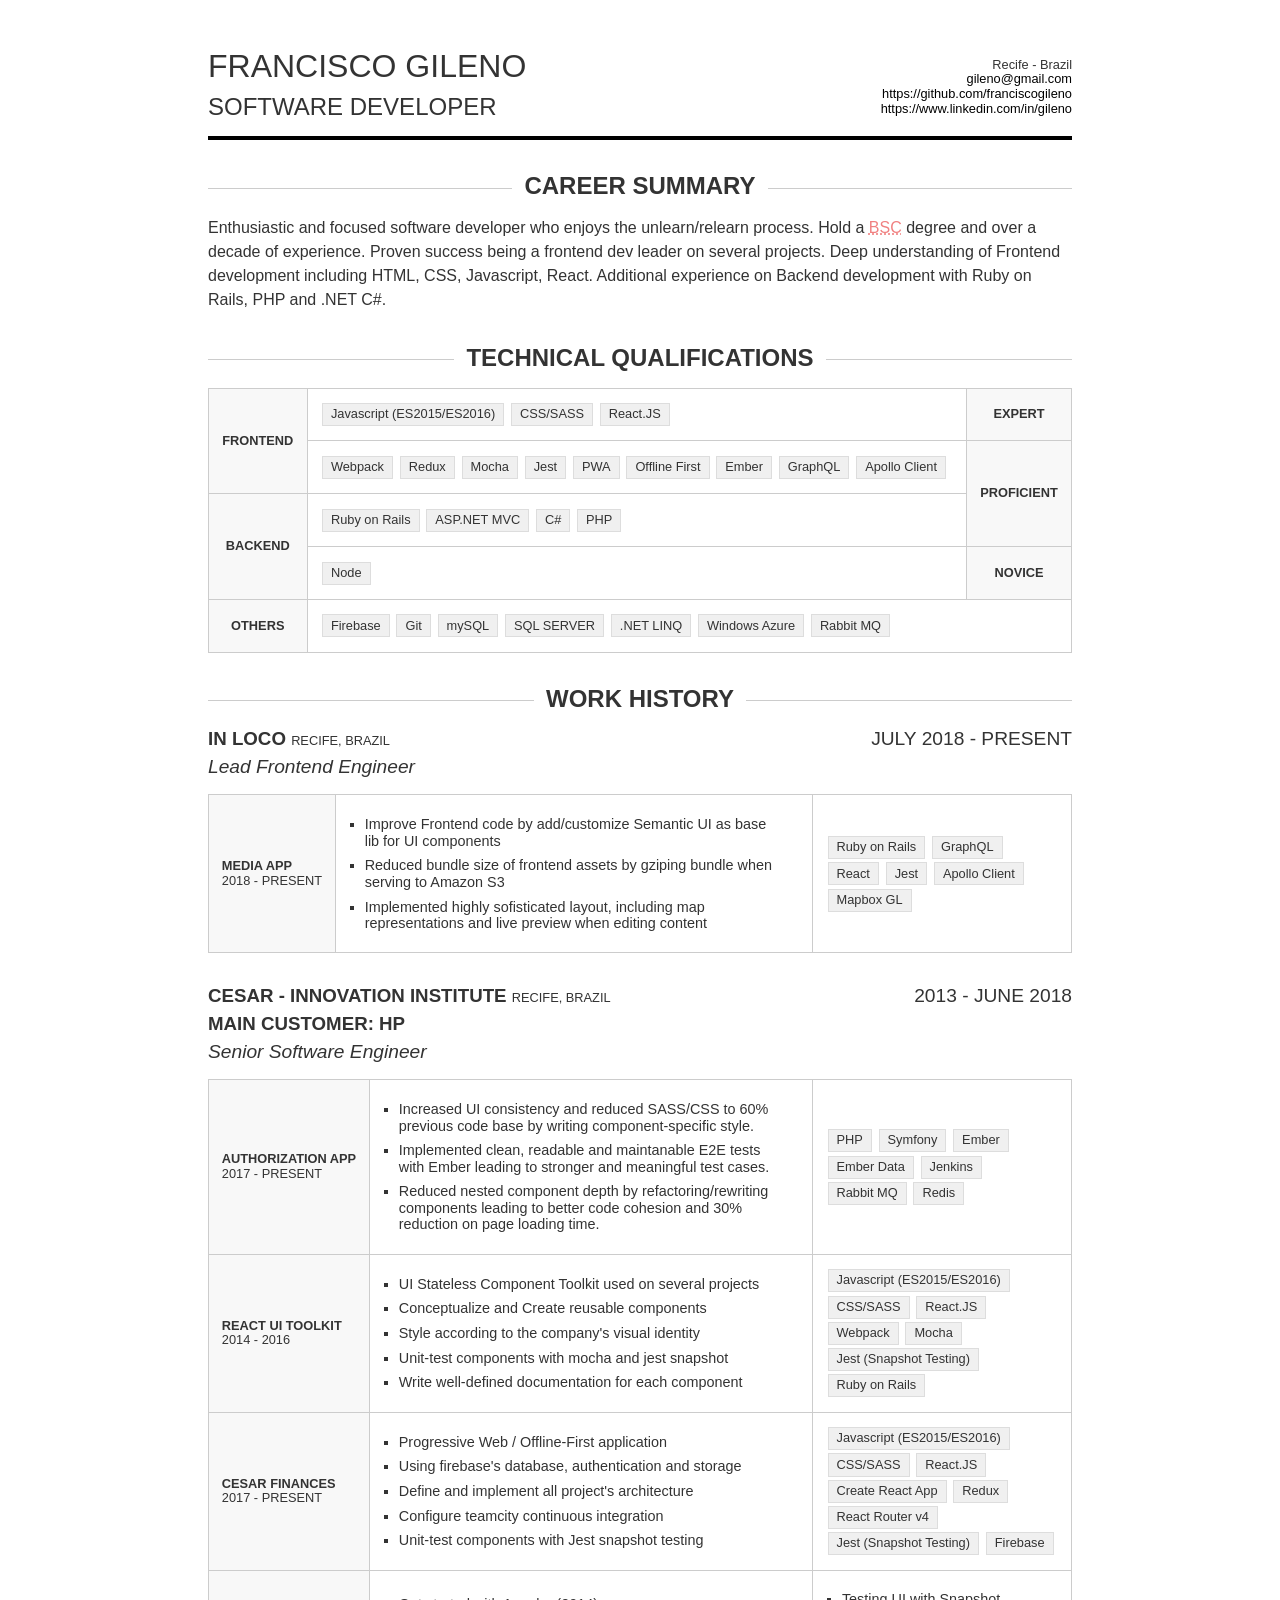
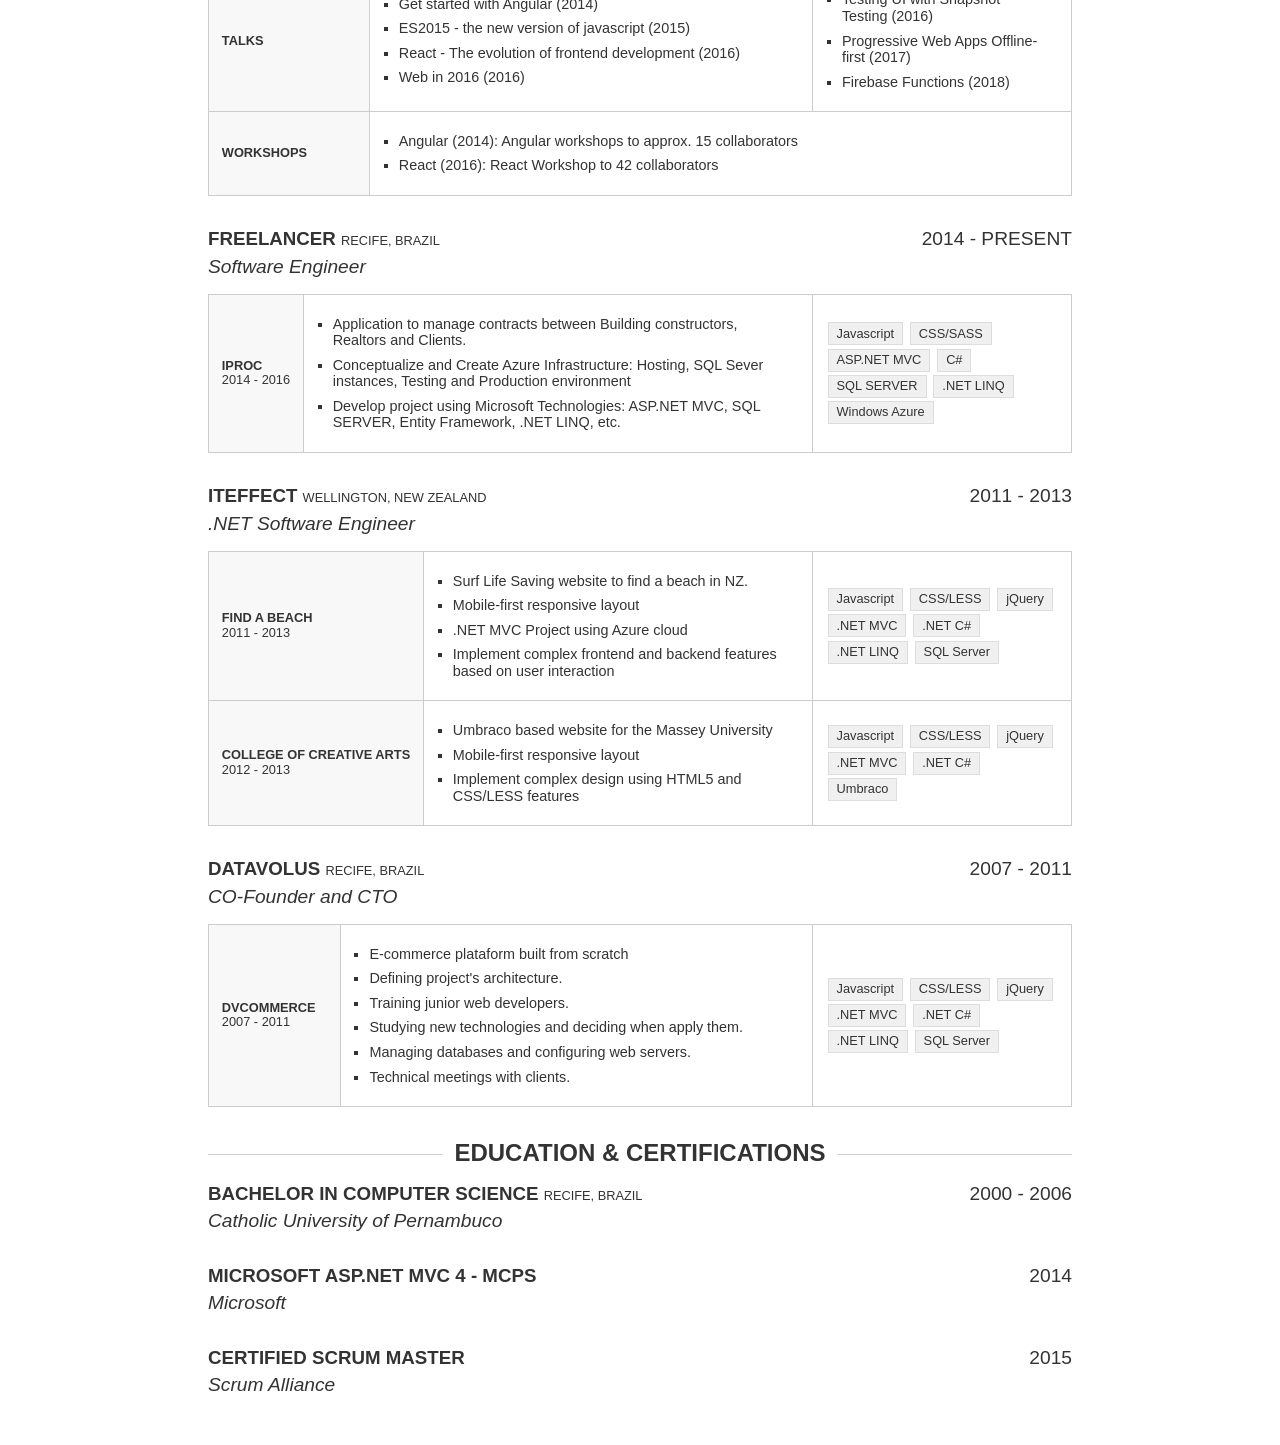
<file: index.html>
<!DOCTYPE html>
<html>

<head>
  <title>Francisco Gileno CV</title>
  <link rel="stylesheet" href="reset.css" />
  <link rel="stylesheet" href="index.css" />
</head>

<body class="body">
  <div class="content">
    <header class="header">
      <address class="address">
        <div>Recife - Brazil</div>
        <div><a class="address__link" href="mailto:gileno@gmail.com">gileno@gmail.com</a></div>
        <div><a class="address__link" href="https://github.com/franciscogileno">https://github.com/franciscogileno</a></div>
        <div><a class="address__link" href="https://www.linkedin.com/in/gileno">https://www.linkedin.com/in/gileno</a></div>
      </address>
      <h1 class="header__title">Francisco Gileno</h1>
      <h2 class="header__subtitle">Software Developer</h2>
    </header>
    <section class="section">
      <h2 class="section__title">Career Summary</h2>
      <div class="summary">
        Enthusiastic and focused software developer who enjoys the unlearn/relearn process. Hold a <abbr title="Bachelor degree in Computer Science">BSC</abbr>
        degree and over a decade of experience. Proven success being a frontend dev leader on several projects. Deep
        understanding of Frontend development including HTML, CSS, Javascript, React. Additional experience
        on Backend development with Ruby on Rails, PHP and .NET C#.
      </div>
    </section>
    <section class="section">
      <h2 class="section__title">Technical Qualifications</h2>
      <table class="qualifications">
        <tr>
          <th rowspan="2">Frontend</th>
          <td>
            <span class="tag">Javascript (ES2015/ES2016)</span>
            <span class="tag">CSS/SASS</span>
            <span class="tag">React.JS</span>
          </td>
          <th>Expert</th>
        </tr>
        <tr>
          <td>
            <span class="tag">Webpack</span>
            <span class="tag">Redux</span>
            <span class="tag">Mocha</span>
            <span class="tag">Jest</span>
            <span class="tag">PWA</span>
            <span class="tag">Offline First</span>
            <span class="tag">Ember</span>
            <span class="tag">GraphQL</span>
            <span class="tag">Apollo Client</span>
          </td>
          <th rowspan="2">Proficient</th>
        </tr>
        <tr>
          <th rowspan="2">Backend</th>
          <td>
            <span class="tag">Ruby on Rails</span>
            <span class="tag">ASP.NET MVC</span>
            <span class="tag">C#</span>
            <span class="tag">PHP</span>
          </td>
        </tr>
        <tr>
          <td>
            <span class="tag">Node</span>
          </td>
          <th>Novice</th>
        </tr>
        <tr>
          <th>Others</th>
          <td colspan="2">
            <span class="tag">Firebase</span>
            <span class="tag">Git</span>
            <span class="tag">mySQL</span>
            <span class="tag">SQL SERVER</span>
            <span class="tag">.NET LINQ</span>
            <span class="tag">Windows Azure</span>
            <span class="tag">Rabbit MQ</span>
          </td>
        </tr>
      </table>
    </section>
    <section>
      <h2 class="section__title">Work History</h2>
      <ul class="workitems">
        <li class="workitem">
          <div class="workitem__year">JULY 2018 - PRESENT</div>
          <h3 class="workitem__title">In Loco
            <span class="workitem__location">Recife, Brazil</span></h3>
          <h4 class="workitem__role">Lead Frontend Engineer</h4>
          <table class="qualifications">
            <tr>
              <th>Media App
                <div class="workitem__location">2018 - Present</div>
              </th>
              <td>
                <ul class="workitem__responsabilities">
                  <li>Improve Frontend code by add/customize Semantic UI as base lib for UI components</li>
                  <li>Reduced bundle size of frontend assets by gziping bundle when serving to Amazon S3</li>
                  <li>Implemented highly sofisticated layout, including map representations and live preview when
                    editing content</li>
                </ul>
              </td>
              <td width="30%">
                <span class="tag">Ruby on Rails</span>
                <span class="tag">GraphQL</span>
                <span class="tag">React</span>
                <span class="tag">Jest</span>
                <span class="tag">Apollo Client</span>
                <span class="tag">Mapbox GL</span>
              </td>
            </tr>
          </table>
        </li>
        <li class="workitem">
          <div class="workitem__year">2013 - JUNE 2018</div>
          <h3 class="workitem__title">CESAR - Innovation Institute
            <span class="workitem__location">Recife, Brazil</span></h3>
          <h3 class="workitem__title">Main Customer: HP</h3>
          <h4 class="workitem__role">Senior Software Engineer</h4>
          <table class="qualifications">
            <tr>
              <th>Authorization App
                <div class="workitem__location">2017 - Present</div>
              </th>
              <td>
                <ul class="workitem__responsabilities">
                  <li>Increased UI consistency and reduced SASS/CSS to 60% previous code base by writing
                    component-specific style.</li>
                  <li>Implemented clean, readable and maintanable E2E tests with Ember leading to stronger and
                    meaningful test cases.</li>
                  <li>Reduced nested component depth by refactoring/rewriting components leading to better code
                    cohesion and 30% reduction on page loading time.</li>
                </ul>
              </td>
              <td width="30%">
                <span class="tag">PHP</span>
                <span class="tag">Symfony</span>
                <span class="tag">Ember</span>
                <span class="tag">Ember Data</span>
                <span class="tag">Jenkins</span>
                <span class="tag">Rabbit MQ</span>
                <span class="tag">Redis</span>
              </td>
            </tr>
            <tr>
              <th>React UI Toolkit
                <div class="workitem__location">2014 - 2016</div>
              </th>
              <td>
                <ul class="workitem__responsabilities">
                  <li>UI Stateless Component Toolkit used on several projects</li>
                  <li>Conceptualize and Create reusable components</li>
                  <li>Style according to the company's visual identity</li>
                  <li>Unit-test components with mocha and jest snapshot</li>
                  <li>Write well-defined documentation for each component</li>
                </ul>
              </td>
              <td width="30%">
                <span class="tag">Javascript (ES2015/ES2016)</span>
                <span class="tag">CSS/SASS</span>
                <span class="tag">React.JS</span>
                <span class="tag">Webpack</span>
                <span class="tag">Mocha</span>
                <span class="tag">Jest (Snapshot Testing)</span>
                <span class="tag">Ruby on Rails</span>
              </td>
            </tr>
            <tr>
              <th>
                CESAR Finances
                <div class="workitem__location">2017 - PRESENT</div>
              </th>
              <td>
                <ul class="workitem__responsabilities">
                  <li>Progressive Web / Offline-First application</li>
                  <li>Using firebase's database, authentication and storage</li>
                  <li>Define and implement all project's architecture</li>
                  <li>Configure teamcity continuous integration</li>
                  <li>Unit-test components with Jest snapshot testing</li>
                </ul>
              </td>
              <td>
                <span class="tag">Javascript (ES2015/ES2016)</span>
                <span class="tag">CSS/SASS</span>
                <span class="tag">React.JS</span>
                <span class="tag">Create React App</span>
                <span class="tag">Redux</span>
                <span class="tag">React Router v4</span>
                <span class="tag">Jest (Snapshot Testing)</span>
                <span class="tag">Firebase</span>
              </td>
            </tr>
            <tr>
              <th>
                Talks
              </th>
              <td>
                <ul class="workitem__responsabilities">
                  <li>Get started with Angular (2014)</li>
                  <li>ES2015 - the new version of javascript (2015)</li>
                  <li>React - The evolution of frontend development (2016)</li>
                  <li>Web in 2016 (2016)</li>
                </ul>
              </td>
              <td>
                <ul class="workitem__responsabilities">
                  <li>Testing UI with Snapshot Testing (2016)</li>
                  <li>Progressive Web Apps Offline-first (2017)</li>
                  <li>Firebase Functions (2018)</li>
                </ul>
              </td>
            </tr>
            <tr>
              <th>
                Workshops
              </th>
              <td colspan="2">
                <ul class="workitem__responsabilities">
                  <li>Angular (2014): Angular workshops to approx. 15 collaborators</li>
                  <li>React (2016): React Workshop to 42 collaborators</li>
                </ul>
              </td>
            </tr>
          </table>
        </li>
        <li class="workitem">
          <div class="workitem__year">2014 - PRESENT</div>
          <h3 class="workitem__title">Freelancer
            <span class="workitem__location">Recife, Brazil</span></h3>
          <h4 class="workitem__role">Software Engineer</h4>
          <table class="qualifications">
            <tr>
              <th>iProc
                <div class="workitem__location">2014 - 2016</div>
              </th>
              <td>
                <ul class="workitem__responsabilities">
                  <li>Application to manage contracts between Building constructors, Realtors and Clients.</li>
                  <li>Conceptualize and Create Azure Infrastructure: Hosting, SQL Sever instances, Testing and
                    Production environment</li>
                  <li>Develop project using Microsoft Technologies: ASP.NET MVC, SQL SERVER, Entity Framework, .NET
                    LINQ, etc.</li>
                </ul>
              </td>
              <td width="30%">
                <span class="tag">Javascript</span>
                <span class="tag">CSS/SASS</span>
                <span class="tag">ASP.NET MVC</span>
                <span class="tag">C#</span>
                <span class="tag">SQL SERVER</span>
                <span class="tag">.NET LINQ</span>
                <span class="tag">Windows Azure</span>
              </td>
            </tr>
          </table>
        </li>
        <li class="workitem">
          <div class="workitem__year">2011 - 2013</div>
          <h3 class="workitem__title">ITEffect
            <span class="workitem__location">Wellington, New Zealand</span></h3>
          <h4 class="workitem__role">.NET Software Engineer</h4>
          <table class="qualifications">
            <tr>
              <th>Find a beach
                <div class="workitem__location">2011 - 2013</div>
              </th>
              <td>
                <ul class="workitem__responsabilities">
                  <li>Surf Life Saving website to find a beach in NZ.</li>
                  <li>Mobile-first responsive layout</li>
                  <li>.NET MVC Project using Azure cloud</li>
                  <li>Implement complex frontend and backend features based on user interaction</li>
                </ul>
              </td>
              <td width="30%">
                <span class="tag">Javascript</span>
                <span class="tag">CSS/LESS</span>
                <span class="tag">jQuery</span>
                <span class="tag">.NET MVC</span>
                <span class="tag">.NET C#</span>
                <span class="tag">.NET LINQ</span>
                <span class="tag">SQL Server</span>
              </td>
            </tr>
            <tr>
              <th>College of Creative Arts
                <div class="workitem__location">2012 - 2013</div>
              </th>
              <td>
                <ul class="workitem__responsabilities">
                  <li>Umbraco based website for the Massey University</li>
                  <li>Mobile-first responsive layout</li>
                  <li>Implement complex design using HTML5 and CSS/LESS features</li>
                </ul>
              </td>
              <td width="30%">
                <span class="tag">Javascript</span>
                <span class="tag">CSS/LESS</span>
                <span class="tag">jQuery</span>
                <span class="tag">.NET MVC</span>
                <span class="tag">.NET C#</span>
                <span class="tag">Umbraco</span>
              </td>
            </tr>
          </table>
        </li>
        <li class="workitem">
          <div class="workitem__year">2007 - 2011</div>
          <h3 class="workitem__title">Datavolus
            <span class="workitem__location">Recife, Brazil</span></h3>
          <h4 class="workitem__role">CO-Founder and CTO</h4>
          <table class="qualifications">
            <tr>
              <th>DVCommerce
                <div class="workitem__location">2007 - 2011</div>
              </th>
              <td>
                <ul class="workitem__responsabilities">
                  <li>E-commerce plataform built from scratch</li>
                  <li>Defining project's architecture.</li>
                  <li>Training junior web developers.</li>
                  <li>Studying new technologies and deciding when apply them.</li>
                  <li>Managing databases and configuring web servers.</li>
                  <li>Technical meetings with clients.</li>
                </ul>
              </td>
              <td width="30%">
                <span class="tag">Javascript</span>
                <span class="tag">CSS/LESS</span>
                <span class="tag">jQuery</span>
                <span class="tag">.NET MVC</span>
                <span class="tag">.NET C#</span>
                <span class="tag">.NET LINQ</span>
                <span class="tag">SQL Server</span>
              </td>
            </tr>
          </table>
        </li>
      </ul>
    </section>
    <section>
      <h2 class="section__title">Education & Certifications</h2>
      <ul class="workitems">
        <li class="workitem">
          <div class="workitem__year">2000 - 2006</div>
          <h3 class="workitem__title">Bachelor in Computer Science
            <span class="workitem__location">Recife, Brazil</span></h3>
          <h4 class="workitem__role">Catholic University of Pernambuco</h4>
        </li>
        <li class="workitem">
          <div class="workitem__year">2014</div>
          <h3 class="workitem__title">Microsoft ASP.NET MVC 4 - MCPS</h3>
          <h4 class="workitem__role">Microsoft</h4>
        </li>
        <li class="workitem">
          <div class="workitem__year">2015</div>
          <h3 class="workitem__title">Certified Scrum Master</h3>
          <h4 class="workitem__role">Scrum Alliance</h4>
        </li>
      </ul>
    </section>
  </div>
</body>

</html>
</file>
<file: index.css>
h1, h2, h3, h4, h5, h6 {
  margin: 0 0 1rem;
}

abbr {
  color: lightcoral;
}

.content {
  background-color: #fff;
  margin: 0 auto;
  padding: 3rem 3rem 1rem;
  width: 960px;
}

.header {
  border-bottom: 4px solid #000;
  clear: both;
  margin-bottom: 2rem;
}

.header__title {
  font-weight: 500;
  margin-bottom: 0.5rem;
  text-transform: uppercase;
}

.header__subtitle {
  font-weight: 300;
  text-transform: uppercase;
}

.address {
  font-size: .8rem;
  float: right;
  padding: .6rem 0;  
  text-align: right;
  font-style: normal;  
}

.address__link {
  color: #000;
  text-decoration: none;
}

.address__link:hover {
  text-decoration: underline;
}

.section {
  margin-bottom: 2rem;
}
.section__title {
  overflow: hidden;
  text-align: center;
  text-transform: uppercase;
}

.section__title:before,
.section__title:after {
  background-color: #ccc;
  content: '';
  display: inline-block;
  height: 1px;
  position: relative;
  vertical-align: middle;
  width: 50%;
}

.section__title:before {
    right: 0.5em;
    margin-left: -50%;
}

.section__title:after {
    left: 0.5em;
    margin-right: -50%;
}

.summary {
  line-height: 1.5;
}

.qualifications {
  font-size: .8rem;
  width: 100%;
  border-collapse: collapse;
}

.qualifications tr,
.qualifications th,
.qualifications td {
  border: 1px solid #ccc;
  padding: .8rem;
}

.qualifications th {
  background-color: #f8f8f8;
  text-transform: uppercase;
  white-space: nowrap;
}

.tag {
  background-color: #f0f0f0;
  border: 1px solid #ddd;
  display: inline-block;
  font-size: .8rem;
  margin: .1rem;
  padding: .2rem .5rem;

}

.workitems {
  list-style: none;
  padding: 0;
}

.workitem {
  clear: both;
  margin-bottom: 2rem;
}

.workitem__year {
  float: right;
  font-weight: 400;
  font-size: 1.2rem;
}

.workitem__title {
  text-transform: uppercase;
  margin-bottom: .4rem;
}

.workitem__location {
  text-transform: uppercase;
  font-size: .8rem;
  font-weight: 400;
}

.workitem__role {
  font-weight: 400;
  font-size: 1.2rem;
  font-style: italic;
}

.workitem__responsabilities {
  font-size: .9rem;
  list-style: square;
  padding-left: 0;
}

.workitem__responsabilities li {
  margin: .5rem 1rem;
}
</file>
